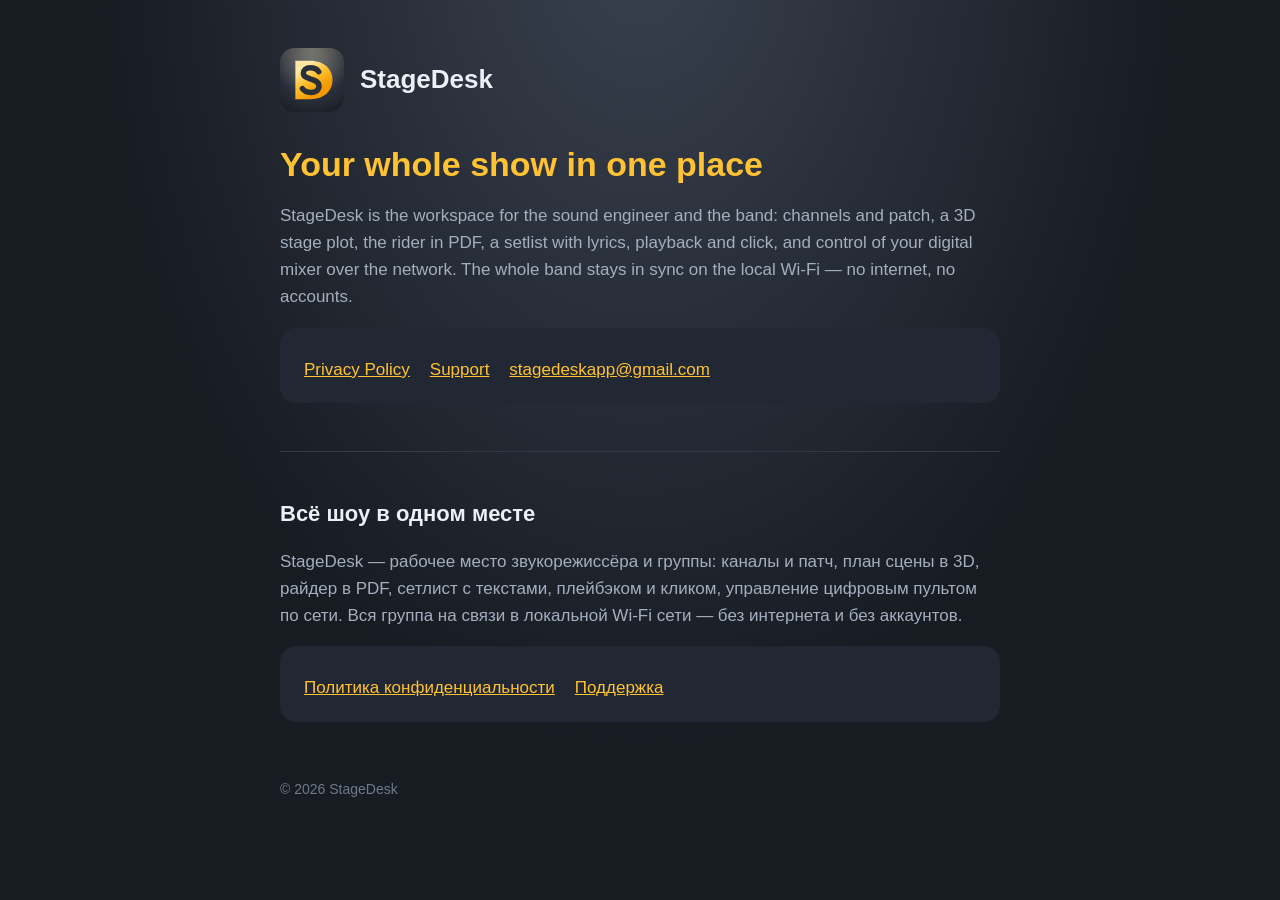
<file: index.html>
<!doctype html>
<html lang="en"><head><meta charset="utf-8"><meta name="viewport" content="width=device-width, initial-scale=1">
<title>StageDesk</title><link rel="icon" href="logo.svg"><link rel="stylesheet" href="style.css"></head>
<body><main>
<header><img src="logo.svg" alt=""><a href="./">StageDesk</a></header>
<h1>Your whole show in one place</h1>
<p>StageDesk is the workspace for the sound engineer and the band: channels and patch, a 3D stage plot, the rider in PDF,
a setlist with lyrics, playback and click, and control of your digital mixer over the network. The whole band stays in
sync on the local Wi-Fi — no internet, no accounts.</p>
<div class="card"><nav><a href="privacy.html">Privacy Policy</a><a href="support.html">Support</a><a href="mailto:stagedeskapp@gmail.com">stagedeskapp@gmail.com</a></nav></div>
<div class="lang">
<h2>Всё шоу в одном месте</h2>
<p>StageDesk — рабочее место звукорежиссёра и группы: каналы и патч, план сцены в 3D, райдер в PDF, сетлист с текстами,
плейбэком и кликом, управление цифровым пультом по сети. Вся группа на связи в локальной Wi-Fi сети — без интернета и
без аккаунтов.</p>
<div class="card"><nav><a href="privacy.html#ru">Политика конфиденциальности</a><a href="support.html#ru">Поддержка</a></nav></div>
</div>
<footer>© 2026 StageDesk</footer>
</main></body></html>
</file>
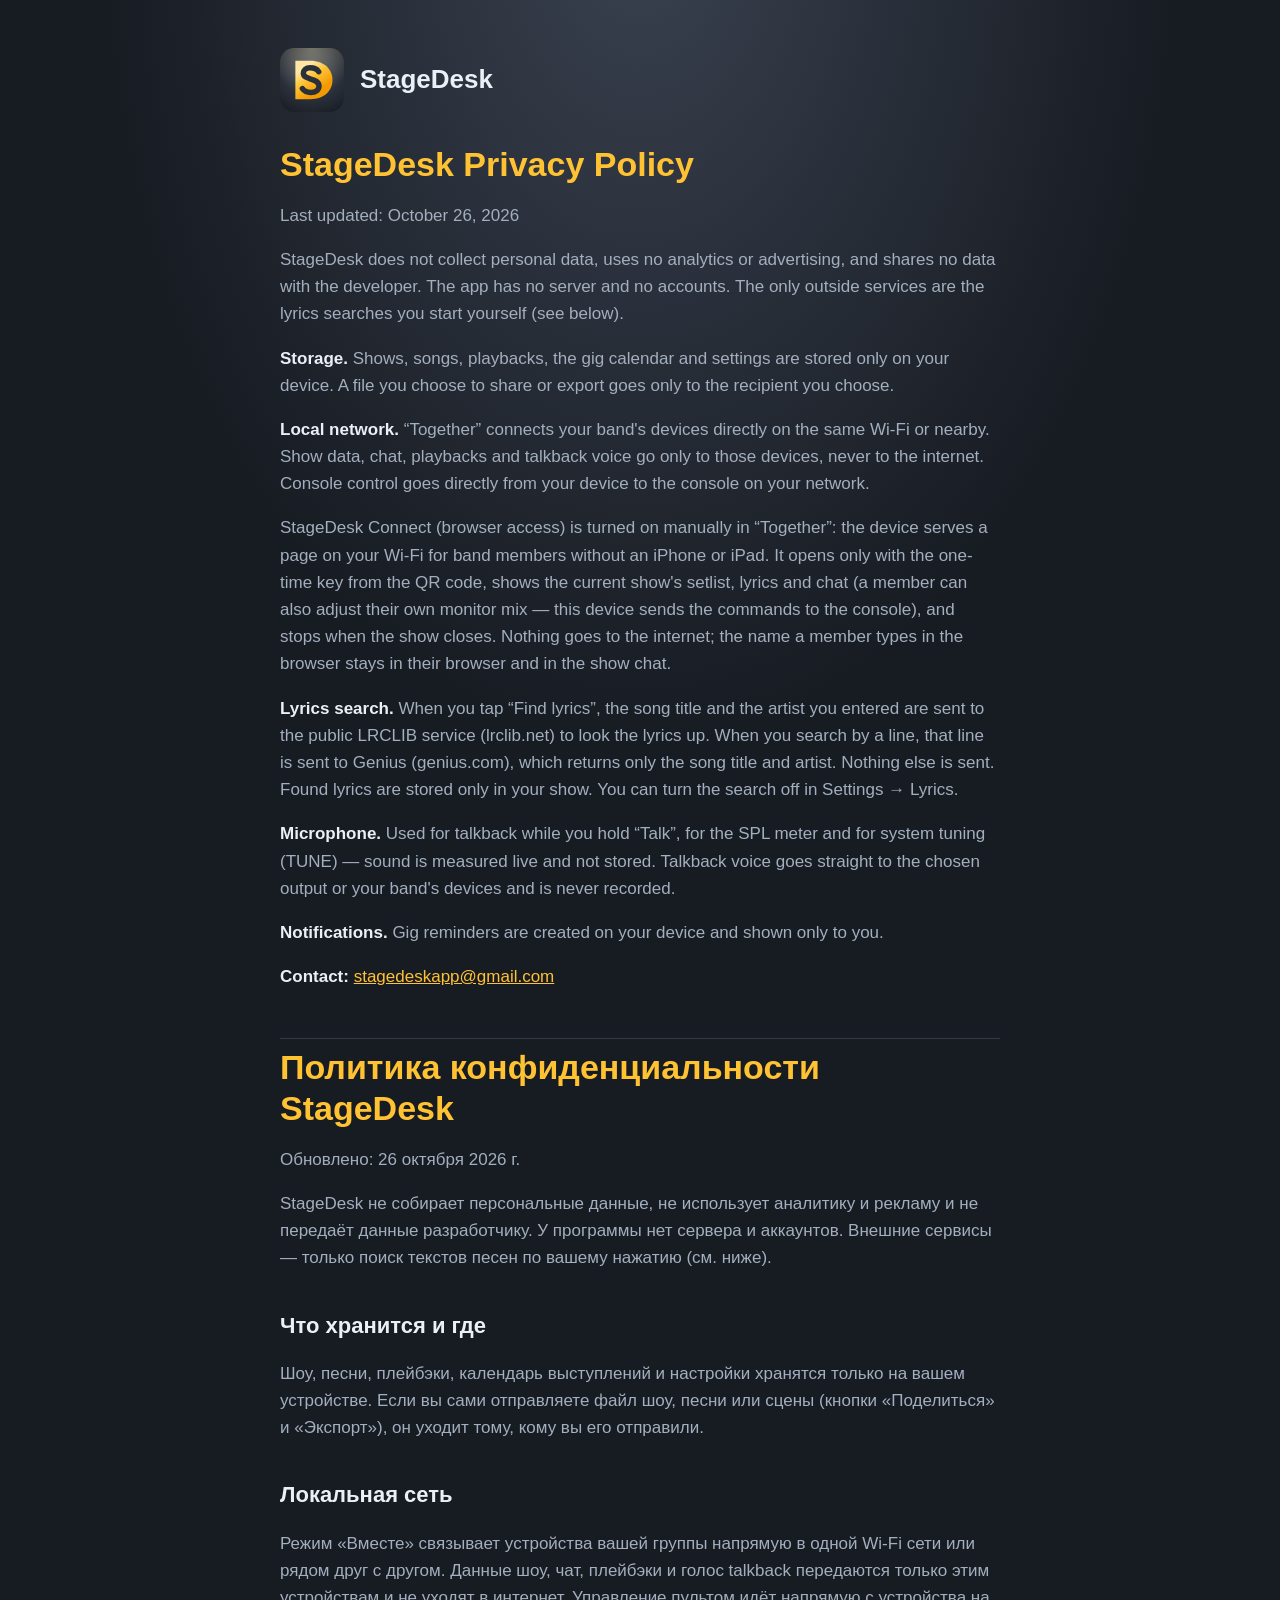
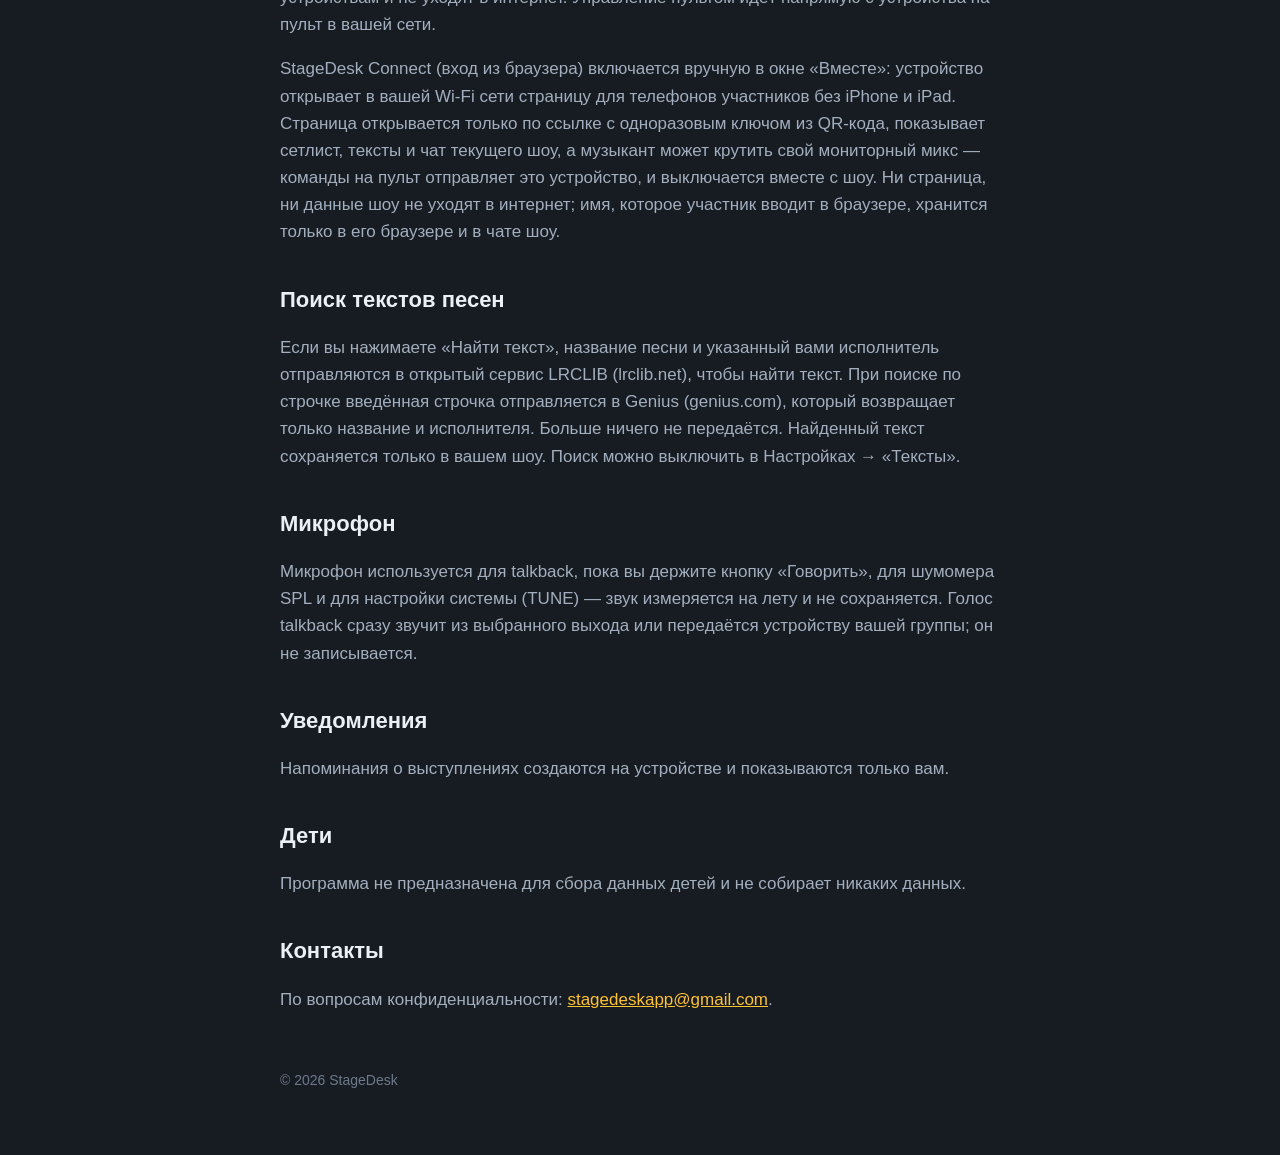
<file: privacy.html>
<!doctype html>
<html lang="en"><head><meta charset="utf-8"><meta name="viewport" content="width=device-width, initial-scale=1">
<title>StageDesk Privacy Policy</title><link rel="icon" href="logo.svg"><link rel="stylesheet" href="style.css"></head>
<body><main>
<header><img src="logo.svg" alt=""><a href="./">StageDesk</a></header>
<h1>StageDesk Privacy Policy</h1>
<p>Last updated: October 26, 2026</p>
<p>StageDesk does not collect personal data, uses no analytics or advertising, and shares no data with the developer. The app has no server and no accounts. The only outside services are the lyrics searches you start yourself (see below).</p>
<p><strong>Storage.</strong> Shows, songs, playbacks, the gig calendar and settings are stored only on your device. A file you choose to share or export goes only to the recipient you choose.</p>
<p><strong>Local network.</strong> “Together” connects your band&#x27;s devices directly on the same Wi-Fi or nearby. Show data, chat, playbacks and talkback voice go only to those devices, never to the internet. Console control goes directly from your device to the console on your network.</p>
<p>StageDesk Connect (browser access) is turned on manually in “Together”: the device serves a page on your Wi-Fi for band members without an iPhone or iPad. It opens only with the one-time key from the QR code, shows the current show&#x27;s setlist, lyrics and chat (a member can also adjust their own monitor mix — this device sends the commands to the console), and stops when the show closes. Nothing goes to the internet; the name a member types in the browser stays in their browser and in the show chat.</p>
<p><strong>Lyrics search.</strong> When you tap “Find lyrics”, the song title and the artist you entered are sent to the public LRCLIB service (lrclib.net) to look the lyrics up. When you search by a line, that line is sent to Genius (genius.com), which returns only the song title and artist. Nothing else is sent. Found lyrics are stored only in your show. You can turn the search off in Settings → Lyrics.</p>
<p><strong>Microphone.</strong> Used for talkback while you hold “Talk”, for the SPL meter and for system tuning (TUNE) — sound is measured live and not stored. Talkback voice goes straight to the chosen output or your band&#x27;s devices and is never recorded.</p>
<p><strong>Notifications.</strong> Gig reminders are created on your device and shown only to you.</p>
<p><strong>Contact:</strong> <a href="mailto:stagedeskapp@gmail.com">stagedeskapp@gmail.com</a></p>
<div class="lang" id="ru">
<h1>Политика конфиденциальности StageDesk</h1>
<p>Обновлено: 26 октября 2026 г.</p>
<p>StageDesk не собирает персональные данные, не использует аналитику и рекламу и не передаёт данные разработчику. У программы нет сервера и аккаунтов. Внешние сервисы — только поиск текстов песен по вашему нажатию (см. ниже).</p>
<h2>Что хранится и где</h2>
<p>Шоу, песни, плейбэки, календарь выступлений и настройки хранятся только на вашем устройстве. Если вы сами отправляете файл шоу, песни или сцены (кнопки «Поделиться» и «Экспорт»), он уходит тому, кому вы его отправили.</p>
<h2>Локальная сеть</h2>
<p>Режим «Вместе» связывает устройства вашей группы напрямую в одной Wi-Fi сети или рядом друг с другом. Данные шоу, чат, плейбэки и голос talkback передаются только этим устройствам и не уходят в интернет. Управление пультом идёт напрямую с устройства на пульт в вашей сети.</p>
<p>StageDesk Connect (вход из браузера) включается вручную в окне «Вместе»: устройство открывает в вашей Wi-Fi сети страницу для телефонов участников без iPhone и iPad. Страница открывается только по ссылке с одноразовым ключом из QR-кода, показывает сетлист, тексты и чат текущего шоу, а музыкант может крутить свой мониторный микс — команды на пульт отправляет это устройство, и выключается вместе с шоу. Ни страница, ни данные шоу не уходят в интернет; имя, которое участник вводит в браузере, хранится только в его браузере и в чате шоу.</p>
<h2>Поиск текстов песен</h2>
<p>Если вы нажимаете «Найти текст», название песни и указанный вами исполнитель отправляются в открытый сервис LRCLIB (lrclib.net), чтобы найти текст. При поиске по строчке введённая строчка отправляется в Genius (genius.com), который возвращает только название и исполнителя. Больше ничего не передаётся. Найденный текст сохраняется только в вашем шоу. Поиск можно выключить в Настройках → «Тексты».</p>
<h2>Микрофон</h2>
<p>Микрофон используется для talkback, пока вы держите кнопку «Говорить», для шумомера SPL и для настройки системы (TUNE) — звук измеряется на лету и не сохраняется. Голос talkback сразу звучит из выбранного выхода или передаётся устройству вашей группы; он не записывается.</p>
<h2>Уведомления</h2>
<p>Напоминания о выступлениях создаются на устройстве и показываются только вам.</p>
<h2>Дети</h2>
<p>Программа не предназначена для сбора данных детей и не собирает никаких данных.</p>
<h2>Контакты</h2>
<p>По вопросам конфиденциальности: <a href="mailto:stagedeskapp@gmail.com">stagedeskapp@gmail.com</a>.</p>
</div>
<footer>© 2026 StageDesk</footer>
</main></body></html>
</file>
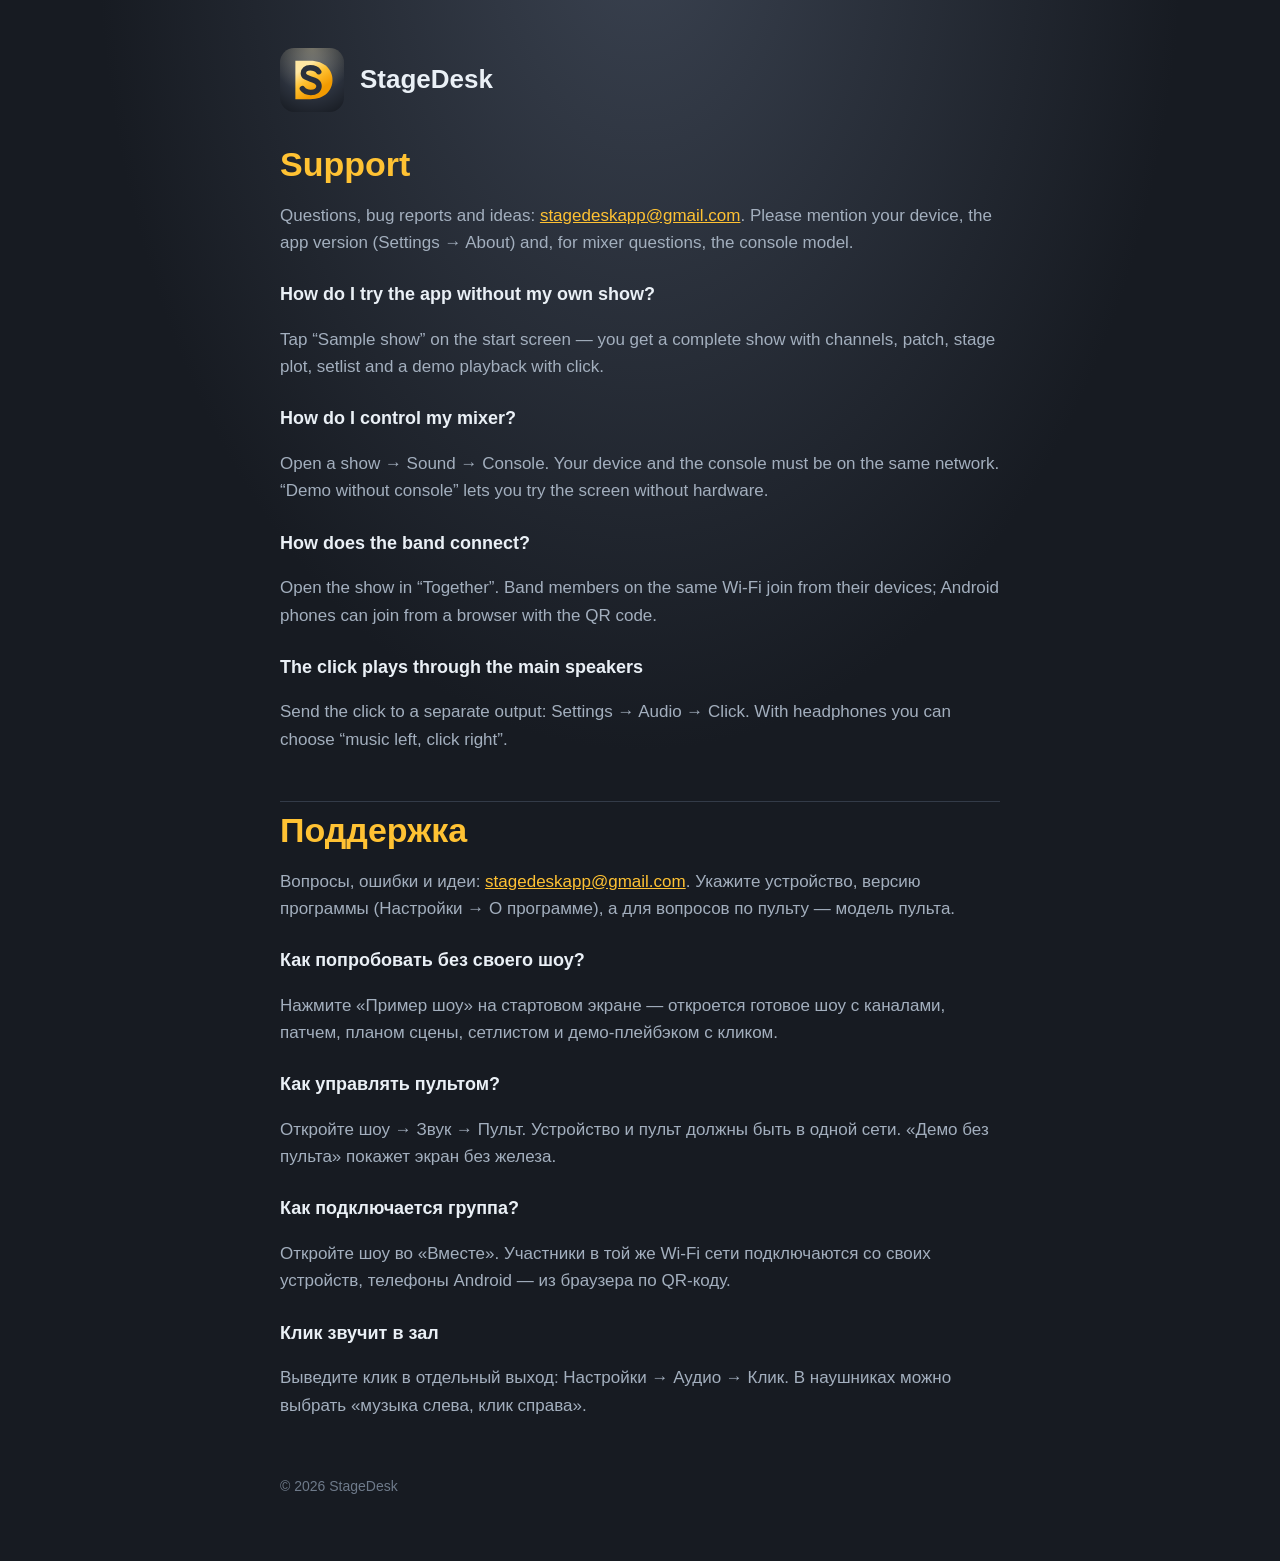
<file: support.html>
<!doctype html>
<html lang="en"><head><meta charset="utf-8"><meta name="viewport" content="width=device-width, initial-scale=1">
<title>StageDesk Support</title><link rel="icon" href="logo.svg"><link rel="stylesheet" href="style.css"></head>
<body><main>
<header><img src="logo.svg" alt=""><a href="./">StageDesk</a></header>
<h1>Support</h1>
<p>Questions, bug reports and ideas: <a href="mailto:stagedeskapp@gmail.com">stagedeskapp@gmail.com</a>.
Please mention your device, the app version (Settings → About) and, for mixer questions, the console model.</p>
<h3>How do I try the app without my own show?</h3>
<p>Tap “Sample show” on the start screen — you get a complete show with channels, patch, stage plot, setlist and a demo playback with click.</p>
<h3>How do I control my mixer?</h3>
<p>Open a show → Sound → Console. Your device and the console must be on the same network. “Demo without console” lets you try the screen without hardware.</p>
<h3>How does the band connect?</h3>
<p>Open the show in “Together”. Band members on the same Wi-Fi join from their devices; Android phones can join from a browser with the QR code.</p>
<h3>The click plays through the main speakers</h3>
<p>Send the click to a separate output: Settings → Audio → Click. With headphones you can choose “music left, click right”.</p>
<div class="lang" id="ru">
<h1>Поддержка</h1>
<p>Вопросы, ошибки и идеи: <a href="mailto:stagedeskapp@gmail.com">stagedeskapp@gmail.com</a>. Укажите устройство,
версию программы (Настройки → О программе), а для вопросов по пульту — модель пульта.</p>
<h3>Как попробовать без своего шоу?</h3>
<p>Нажмите «Пример шоу» на стартовом экране — откроется готовое шоу с каналами, патчем, планом сцены, сетлистом и демо-плейбэком с кликом.</p>
<h3>Как управлять пультом?</h3>
<p>Откройте шоу → Звук → Пульт. Устройство и пульт должны быть в одной сети. «Демо без пульта» покажет экран без железа.</p>
<h3>Как подключается группа?</h3>
<p>Откройте шоу во «Вместе». Участники в той же Wi-Fi сети подключаются со своих устройств, телефоны Android — из браузера по QR-коду.</p>
<h3>Клик звучит в зал</h3>
<p>Выведите клик в отдельный выход: Настройки → Аудио → Клик. В наушниках можно выбрать «музыка слева, клик справа».</p>
</div>
<footer>© 2026 StageDesk</footer>
</main></body></html>
</file>
<file: style.css>
:root { --bg: #171B22; --card: #222833; --text: #EAF0F6; --muted: #A3AFBE; --accent: #FFC233; }
* { box-sizing: border-box; }
body { margin: 0; background: radial-gradient(ellipse at 50% -10%, #3A4250 0%, var(--bg) 60%) fixed; background-color: var(--bg);
  color: var(--text); font: 17px/1.6 -apple-system, BlinkMacSystemFont, "Segoe UI", Roboto, sans-serif; }
main { max-width: 760px; margin: 0 auto; padding: 48px 20px 64px; }
header { display: flex; align-items: center; gap: 16px; margin-bottom: 32px; }
header img { width: 64px; height: 64px; }
header a { color: var(--text); text-decoration: none; font-size: 26px; font-weight: 700; }
h1 { font-size: 34px; line-height: 1.2; margin: 0 0 12px; color: var(--accent); }
h2 { font-size: 22px; margin: 36px 0 8px; }
h3 { font-size: 18px; margin: 24px 0 4px; }
p, li { color: var(--muted); }
strong { color: var(--text); }
a { color: var(--accent); }
.card { background: var(--card); border-radius: 16px; padding: 20px 24px; margin: 16px 0; }
nav { display: flex; gap: 20px; flex-wrap: wrap; margin-top: 8px; }
.lang { border-top: 1px solid #333B48; margin-top: 48px; padding-top: 8px; }
footer { margin-top: 56px; font-size: 14px; color: #6E7A8A; }
</file>
